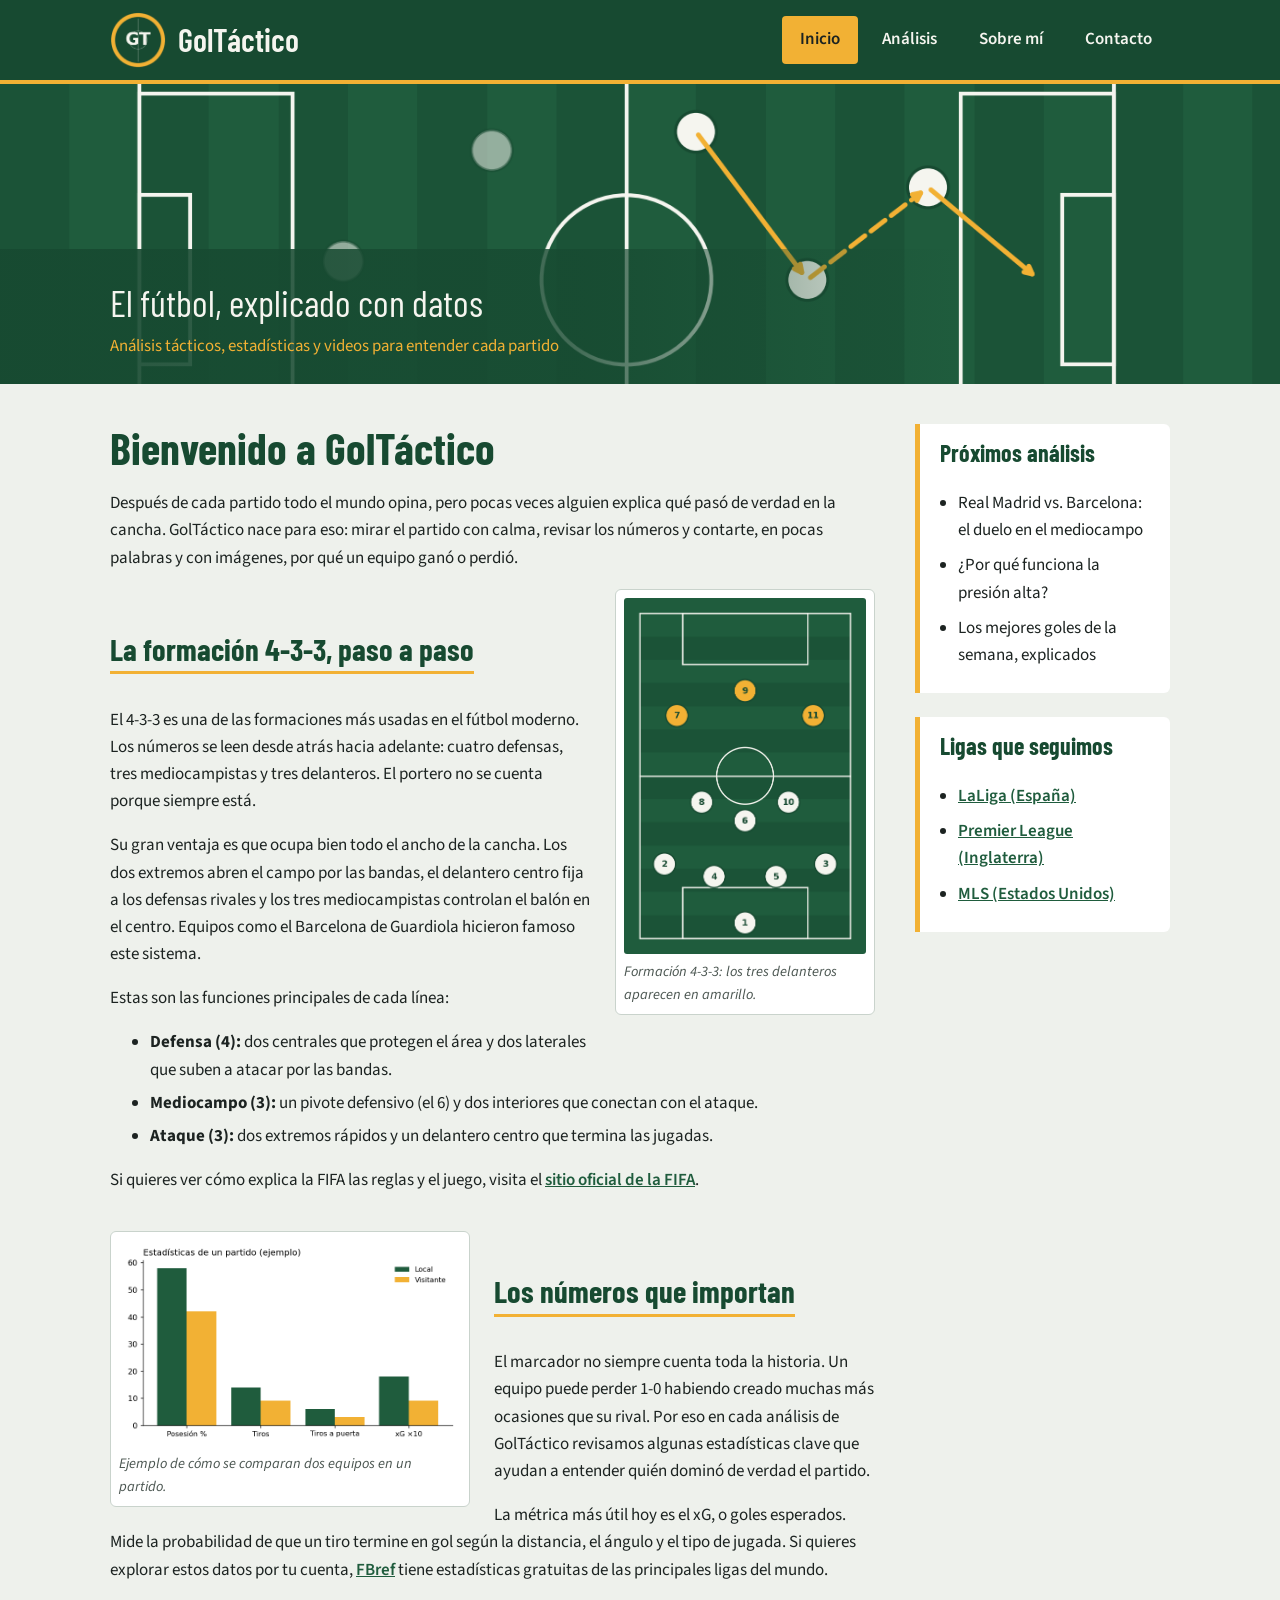
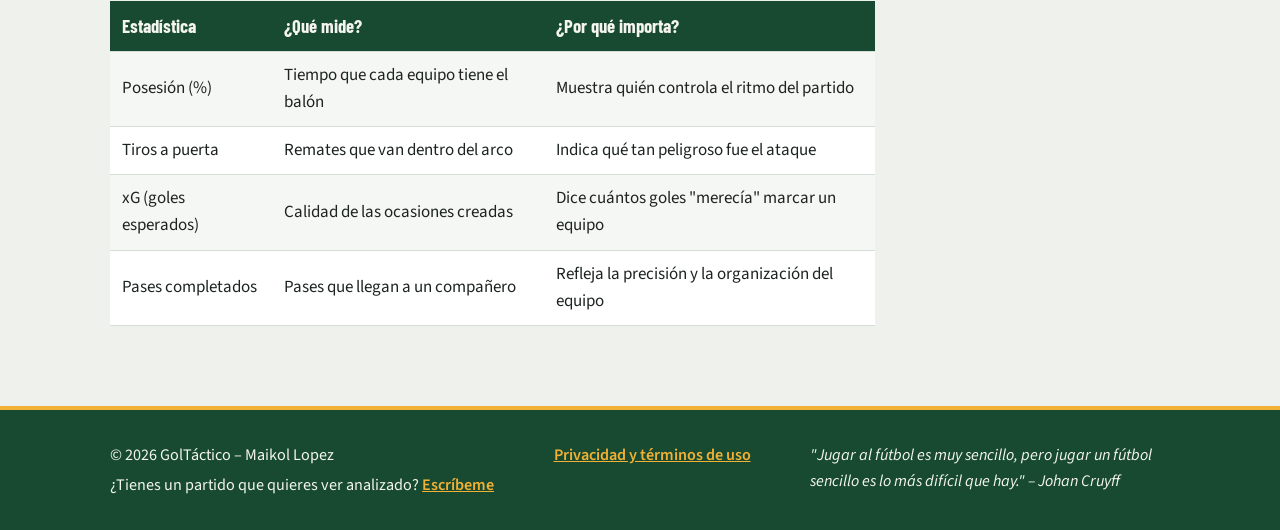
<file: index.html>
<!DOCTYPE html>
<!-- ==========================================================
     GolTáctico - Página de inicio (index.html)
     Autor: Maikol Lopez
     Curso: ITP2350 - Laboratorio #3
     Creada a partir de template.html
     ========================================================== -->
<html lang="es">
<head>
    <!-- Información de la página -->
    <meta charset="UTF-8">
    <meta name="viewport" content="width=device-width, initial-scale=1.0">
    <meta name="description" content="GolTáctico explica partidos de fútbol con análisis tácticos, estadísticas y videos.">
    <meta name="keywords" content="fútbol, análisis táctico, estadísticas, formaciones, xG">
    <meta name="author" content="Maikol Lopez">
    <title>Inicio | GolTáctico - El fútbol, explicado con datos</title>

    <!-- Vínculo a la hoja de estilos externa -->
    <link rel="stylesheet" href="SiteStyle/global.css">
</head>
<body>

    <!-- ===== ENCABEZADO: logo y navegación ===== -->
    <header>
        <div class="contenedor">

            <!-- División del logo -->
            <div id="logo">
                <img src="SiteImage/logo.png" alt="Logo de GolTáctico">
                <a href="index.html">GolTáctico</a>
            </div>

            <!-- Barra de navegación (enlaces a las páginas del sitio) -->
            <nav>
                <ul>
                    <li><a href="index.html" class="activo">Inicio</a></li>
                    <li><a href="analisis.html">Análisis</a></li>
                    <li><a href="sobre-mi.html">Sobre mí</a></li>
                    <li><a href="contacto.html">Contacto</a></li>
                </ul>
            </nav>
        </div>
    </header>

    <!-- ===== BANNER: gráfico + texto ===== -->
    <div id="banner">
        <img src="SiteImage/banner.png" alt="Gráfico de una cancha de fútbol con una jugada de pases dibujada">
        <div class="texto-banner">
            <div class="contenedor">
                <p>El fútbol, explicado con datos<span>Análisis tácticos, estadísticas y videos para entender cada partido</span></p>
            </div>
        </div>
    </div>

    <!-- ===== ÁREA PRINCIPAL ===== -->
    <div class="contenedor area-principal">

        <!-- Contenido principal -->
        <main>
            <h1>Bienvenido a GolTáctico</h1>
            <p>Después de cada partido todo el mundo opina, pero pocas veces alguien explica qué pasó de verdad en la cancha. GolTáctico nace para eso: mirar el partido con calma, revisar los números y contarte, en pocas palabras y con imágenes, por qué un equipo ganó o perdió.</p>

            <!-- Tópico 1: la formación 4-3-3 -->
            <section>
                <h2>La formación 4-3-3, paso a paso</h2>
                <figure class="flotar-derecha">
                    <img src="SiteImage/formacion-433.png" alt="Diagrama de una cancha con once jugadores ubicados en formación 4-3-3" width="260" height="383">
                    <figcaption>Formación 4-3-3: los tres delanteros aparecen en amarillo.</figcaption>
                </figure>
                <p>El 4-3-3 es una de las formaciones más usadas en el fútbol moderno. Los números se leen desde atrás hacia adelante: cuatro defensas, tres mediocampistas y tres delanteros. El portero no se cuenta porque siempre está.</p>
                <p>Su gran ventaja es que ocupa bien todo el ancho de la cancha. Los dos extremos abren el campo por las bandas, el delantero centro fija a los defensas rivales y los tres mediocampistas controlan el balón en el centro. Equipos como el Barcelona de Guardiola hicieron famoso este sistema.</p>
                <p>Estas son las funciones principales de cada línea:</p>
                <ul>
                    <li><strong>Defensa (4):</strong> dos centrales que protegen el área y dos laterales que suben a atacar por las bandas.</li>
                    <li><strong>Mediocampo (3):</strong> un pivote defensivo (el 6) y dos interiores que conectan con el ataque.</li>
                    <li><strong>Ataque (3):</strong> dos extremos rápidos y un delantero centro que termina las jugadas.</li>
                </ul>
                <p>Si quieres ver cómo explica la FIFA las reglas y el juego, visita el <a href="https://www.fifa.com/es" target="_blank">sitio oficial de la FIFA</a>.</p>
            </section>

            <!-- Tópico 2: estadísticas -->
            <section>
                <h2>Los números que importan</h2>
                <figure class="flotar-izquierda">
                    <img src="SiteImage/estadisticas.png" alt="Gráfica de barras que compara posesión, tiros, tiros a puerta y goles esperados entre dos equipos" width="360" height="216">
                    <figcaption>Ejemplo de cómo se comparan dos equipos en un partido.</figcaption>
                </figure>
                <p>El marcador no siempre cuenta toda la historia. Un equipo puede perder 1-0 habiendo creado muchas más ocasiones que su rival. Por eso en cada análisis de GolTáctico revisamos algunas estadísticas clave que ayudan a entender quién dominó de verdad el partido.</p>
                <p>La métrica más útil hoy es el xG, o goles esperados. Mide la probabilidad de que un tiro termine en gol según la distancia, el ángulo y el tipo de jugada. Si quieres explorar estos datos por tu cuenta, <a href="https://fbref.com/es/" target="_blank">FBref</a> tiene estadísticas gratuitas de las principales ligas del mundo.</p>

                <!-- Tabla con las estadísticas que usamos -->
                <table>
                    <tr>
                        <th>Estadística</th>
                        <th>¿Qué mide?</th>
                        <th>¿Por qué importa?</th>
                    </tr>
                    <tr>
                        <td>Posesión (%)</td>
                        <td>Tiempo que cada equipo tiene el balón</td>
                        <td>Muestra quién controla el ritmo del partido</td>
                    </tr>
                    <tr>
                        <td>Tiros a puerta</td>
                        <td>Remates que van dentro del arco</td>
                        <td>Indica qué tan peligroso fue el ataque</td>
                    </tr>
                    <tr>
                        <td>xG (goles esperados)</td>
                        <td>Calidad de las ocasiones creadas</td>
                        <td>Dice cuántos goles "merecía" marcar un equipo</td>
                    </tr>
                    <tr>
                        <td>Pases completados</td>
                        <td>Pases que llegan a un compañero</td>
                        <td>Refleja la precisión y la organización del equipo</td>
                    </tr>
                </table>
            </section>
        </main>

        <!-- Barra lateral -->
        <aside>
            <div class="caja">
                <h3>Próximos análisis</h3>
                <ul>
                    <li>Real Madrid vs. Barcelona: el duelo en el mediocampo</li>
                    <li>¿Por qué funciona la presión alta?</li>
                    <li>Los mejores goles de la semana, explicados</li>
                </ul>
            </div>
            <div class="caja">
                <h3>Ligas que seguimos</h3>
                <ul>
                    <li><a href="https://www.laliga.com/" target="_blank">LaLiga (España)</a></li>
                    <li><a href="https://www.premierleague.com/" target="_blank">Premier League (Inglaterra)</a></li>
                    <li><a href="https://www.mlssoccer.com/" target="_blank">MLS (Estados Unidos)</a></li>
                </ul>
            </div>
        </aside>
    </div>

    <!-- ===== PIE DE PÁGINA ===== -->
    <footer>
        <div class="contenedor">
            <div>
                <p>&copy; 2026 GolTáctico &ndash; Maikol Lopez</p>
                <p>¿Tienes un partido que quieres ver analizado? <a href="contacto.html">Escríbeme</a></p>
            </div>
            <p><a href="legal.html">Privacidad y términos de uso</a></p>
            <p class="cita">"Jugar al fútbol es muy sencillo, pero jugar un fútbol sencillo es lo más difícil que hay." &ndash; Johan Cruyff</p>
        </div>
    </footer>

</body>
</html>
</file>
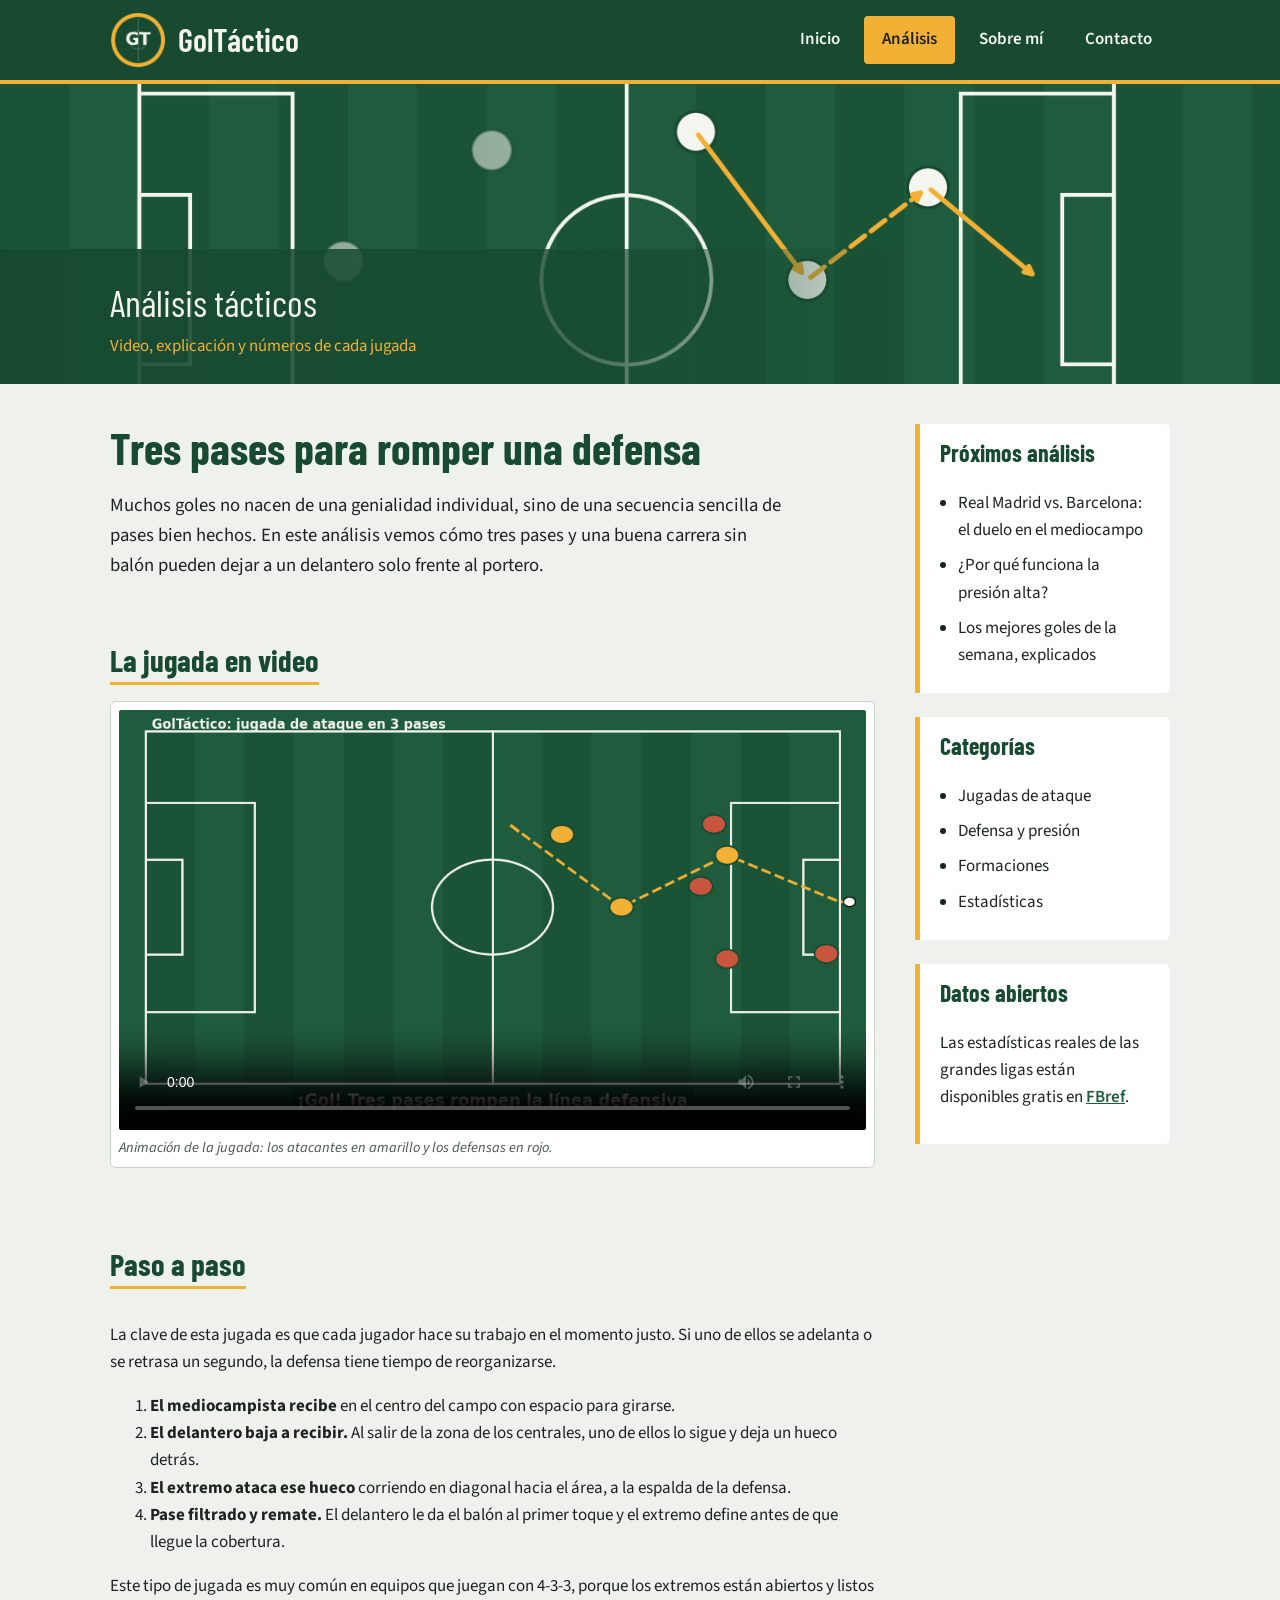
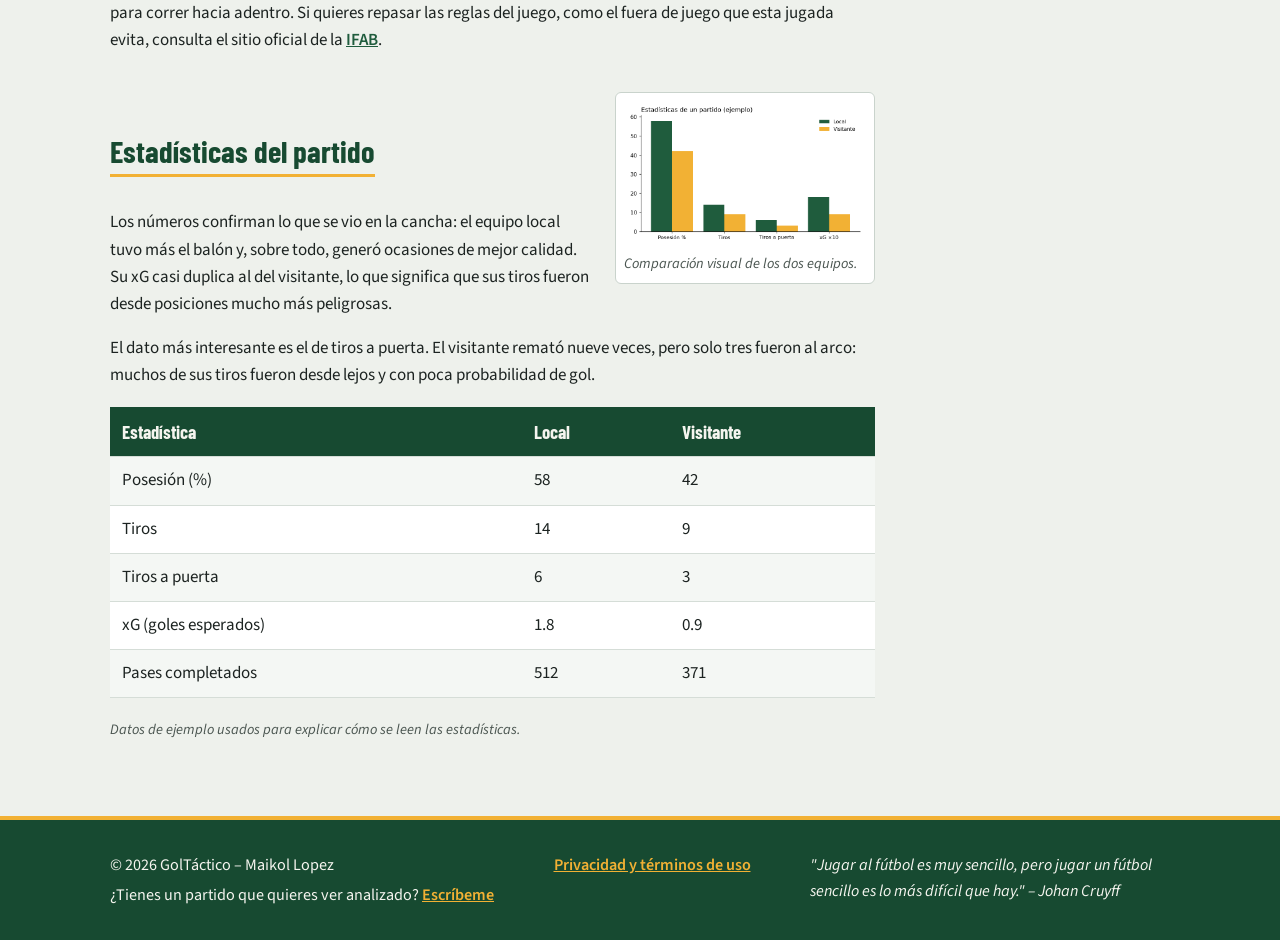
<file: analisis.html>
<!DOCTYPE html>
<!-- ==========================================================
     GolTáctico - Página de análisis (analisis.html)
     Autor: Maikol Lopez
     Curso: ITP2350
     Creada a partir de template.html
     ========================================================== -->
<html lang="es">
<head>
    <!-- Información de la página -->
    <meta charset="UTF-8">
    <meta name="viewport" content="width=device-width, initial-scale=1.0">
    <meta name="description" content="Análisis tácticos de fútbol con video, explicación paso a paso y estadísticas del partido.">
    <meta name="keywords" content="fútbol, análisis táctico, estadísticas, formaciones, xG">
    <meta name="author" content="Maikol Lopez">
    <title>Análisis | GolTáctico</title>

    <!-- Vínculo a la hoja de estilos externa -->
    <link rel="stylesheet" href="SiteStyle/global.css">
</head>
<body>

    <!-- ===== ENCABEZADO: logo y navegación ===== -->
    <header>
        <div class="contenedor">

            <!-- División del logo -->
            <div id="logo">
                <img src="SiteImage/logo.png" alt="Logo de GolTáctico">
                <a href="index.html">GolTáctico</a>
            </div>

            <!-- Barra de navegación (enlaces a las páginas del sitio) -->
            <nav>
                <ul>
                    <li><a href="index.html">Inicio</a></li>
                    <li><a href="analisis.html" class="activo">Análisis</a></li>
                    <li><a href="sobre-mi.html">Sobre mí</a></li>
                    <li><a href="contacto.html">Contacto</a></li>
                </ul>
            </nav>
        </div>
    </header>

    <!-- ===== BANNER: gráfico + texto ===== -->
    <div id="banner">
        <img src="SiteImage/banner.png" alt="Gráfico de una cancha de fútbol con una jugada de pases dibujada">
        <div class="texto-banner">
            <div class="contenedor">
                <p>Análisis tácticos<span>Video, explicación y números de cada jugada</span></p>
            </div>
        </div>
    </div>

    <!-- ===== ÁREA PRINCIPAL ===== -->
    <div class="contenedor area-principal">

        <!-- Contenido principal -->
        <main>
            <h1>Tres pases para romper una defensa</h1>
            <p class="intro">Muchos goles no nacen de una genialidad individual, sino de una secuencia sencilla de pases bien hechos. En este análisis vemos cómo tres pases y una buena carrera sin balón pueden dejar a un delantero solo frente al portero.</p>

            <!-- Tópico 1: el video de la jugada -->
            <section>
                <h2>La jugada en video</h2>
                <figure class="video">
                    <video controls preload="metadata" poster="SiteImage/jugada-poster.png" width="960" height="540">
                        <source src="SiteImage/jugada.mp4" type="video/mp4">
                        Tu navegador no puede reproducir este video.
                    </video>
                    <figcaption>Animación de la jugada: los atacantes en amarillo y los defensas en rojo.</figcaption>
                </figure>
            </section>

            <!-- Tópico 2: explicación paso a paso -->
            <section>
                <h2>Paso a paso</h2>
                <p>La clave de esta jugada es que cada jugador hace su trabajo en el momento justo. Si uno de ellos se adelanta o se retrasa un segundo, la defensa tiene tiempo de reorganizarse.</p>
                <ol>
                    <li><strong>El mediocampista recibe</strong> en el centro del campo con espacio para girarse.</li>
                    <li><strong>El delantero baja a recibir.</strong> Al salir de la zona de los centrales, uno de ellos lo sigue y deja un hueco detrás.</li>
                    <li><strong>El extremo ataca ese hueco</strong> corriendo en diagonal hacia el área, a la espalda de la defensa.</li>
                    <li><strong>Pase filtrado y remate.</strong> El delantero le da el balón al primer toque y el extremo define antes de que llegue la cobertura.</li>
                </ol>
                <p>Este tipo de jugada es muy común en equipos que juegan con 4-3-3, porque los extremos están abiertos y listos para correr hacia adentro. Si quieres repasar las reglas del juego, como el fuera de juego que esta jugada evita, consulta el sitio oficial de la <a href="https://www.theifab.com/" target="_blank">IFAB</a>.</p>
            </section>

            <!-- Tópico 3: estadísticas -->
            <section>
                <h2>Estadísticas del partido</h2>
                <figure class="flotar-derecha">
                    <img src="SiteImage/estadisticas.png" alt="Gráfica de barras que compara posesión, tiros, tiros a puerta y goles esperados entre dos equipos" width="260" height="156">
                    <figcaption>Comparación visual de los dos equipos.</figcaption>
                </figure>
                <p>Los números confirman lo que se vio en la cancha: el equipo local tuvo más el balón y, sobre todo, generó ocasiones de mejor calidad. Su xG casi duplica al del visitante, lo que significa que sus tiros fueron desde posiciones mucho más peligrosas.</p>
                <p>El dato más interesante es el de tiros a puerta. El visitante remató nueve veces, pero solo tres fueron al arco: muchos de sus tiros fueron desde lejos y con poca probabilidad de gol.</p>

                <!-- Tabla de estadísticas -->
                <table>
                    <tr>
                        <th>Estadística</th>
                        <th>Local</th>
                        <th>Visitante</th>
                    </tr>
                    <tr>
                        <td>Posesión (%)</td>
                        <td>58</td>
                        <td>42</td>
                    </tr>
                    <tr>
                        <td>Tiros</td>
                        <td>14</td>
                        <td>9</td>
                    </tr>
                    <tr>
                        <td>Tiros a puerta</td>
                        <td>6</td>
                        <td>3</td>
                    </tr>
                    <tr>
                        <td>xG (goles esperados)</td>
                        <td>1.8</td>
                        <td>0.9</td>
                    </tr>
                    <tr>
                        <td>Pases completados</td>
                        <td>512</td>
                        <td>371</td>
                    </tr>
                </table>
                <p class="nota">Datos de ejemplo usados para explicar cómo se leen las estadísticas.</p>
            </section>
        </main>

        <!-- Barra lateral -->
        <aside>
            <div class="caja">
                <h3>Próximos análisis</h3>
                <ul>
                    <li>Real Madrid vs. Barcelona: el duelo en el mediocampo</li>
                    <li>¿Por qué funciona la presión alta?</li>
                    <li>Los mejores goles de la semana, explicados</li>
                </ul>
            </div>
            <div class="caja">
                <h3>Categorías</h3>
                <ul>
                    <li>Jugadas de ataque</li>
                    <li>Defensa y presión</li>
                    <li>Formaciones</li>
                    <li>Estadísticas</li>
                </ul>
            </div>
            <div class="caja">
                <h3>Datos abiertos</h3>
                <p>Las estadísticas reales de las grandes ligas están disponibles gratis en <a href="https://fbref.com/es/" target="_blank">FBref</a>.</p>
            </div>
        </aside>
    </div>

    <!-- ===== PIE DE PÁGINA ===== -->
    <footer>
        <div class="contenedor">
            <div>
                <p>&copy; 2026 GolTáctico &ndash; Maikol Lopez</p>
                <p>¿Tienes un partido que quieres ver analizado? <a href="contacto.html">Escríbeme</a></p>
            </div>
            <p><a href="legal.html">Privacidad y términos de uso</a></p>
            <p class="cita">"Jugar al fútbol es muy sencillo, pero jugar un fútbol sencillo es lo más difícil que hay." &ndash; Johan Cruyff</p>
        </div>
    </footer>

</body>
</html>
</file>
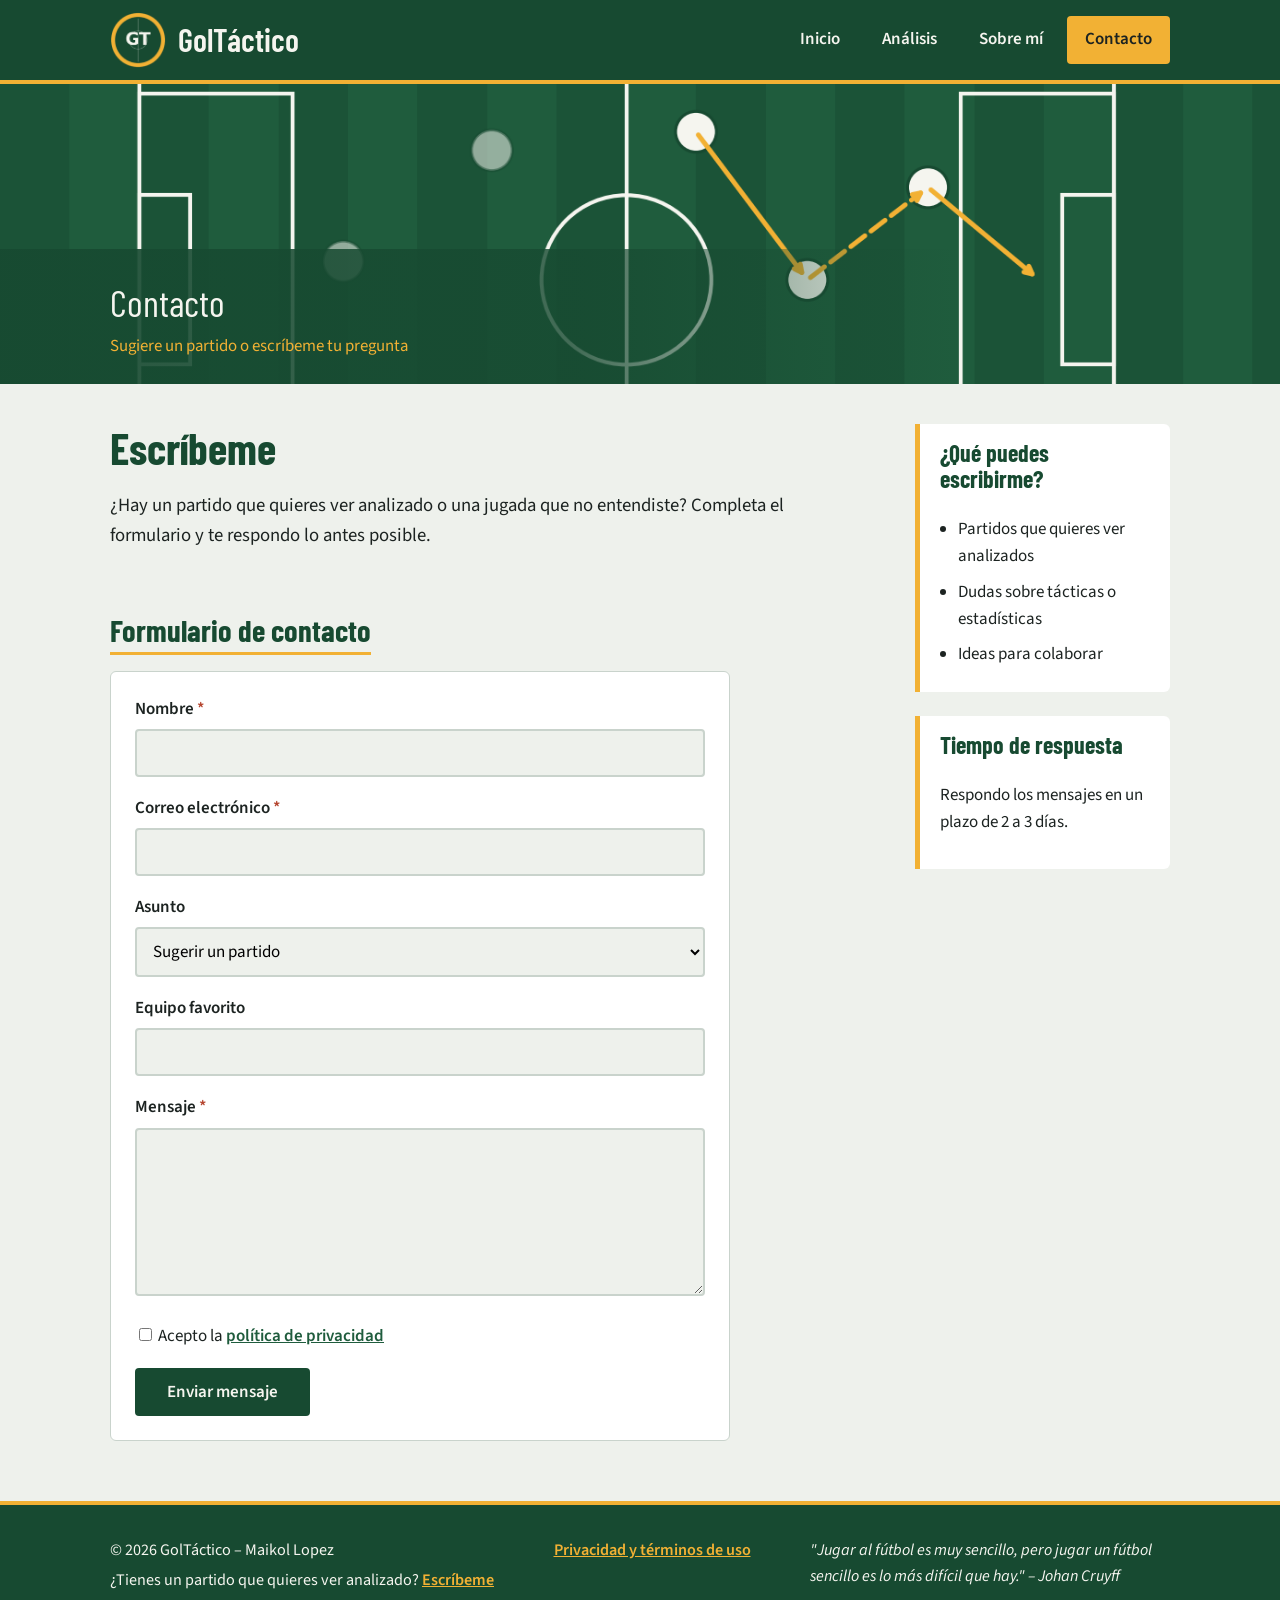
<file: contacto.html>
<!DOCTYPE html>
<!-- ==========================================================
     GolTáctico - Página de contacto (contacto.html)
     Autor: Maikol Lopez
     Curso: ITP2350
     Creada a partir de template.html
     ========================================================== -->
<html lang="es">
<head>
    <!-- Información de la página -->
    <meta charset="UTF-8">
    <meta name="viewport" content="width=device-width, initial-scale=1.0">
    <meta name="description" content="Escríbele a GolTáctico para sugerir partidos, hacer preguntas o proponer colaboraciones.">
    <meta name="keywords" content="fútbol, análisis táctico, estadísticas, formaciones, xG">
    <meta name="author" content="Maikol Lopez">
    <title>Contacto | GolTáctico</title>

    <!-- Vínculo a la hoja de estilos externa -->
    <link rel="stylesheet" href="SiteStyle/global.css">
</head>
<body>

    <!-- ===== ENCABEZADO: logo y navegación ===== -->
    <header>
        <div class="contenedor">

            <!-- División del logo -->
            <div id="logo">
                <img src="SiteImage/logo.png" alt="Logo de GolTáctico">
                <a href="index.html">GolTáctico</a>
            </div>

            <!-- Barra de navegación (enlaces a las páginas del sitio) -->
            <nav>
                <ul>
                    <li><a href="index.html">Inicio</a></li>
                    <li><a href="analisis.html">Análisis</a></li>
                    <li><a href="sobre-mi.html">Sobre mí</a></li>
                    <li><a href="contacto.html" class="activo">Contacto</a></li>
                </ul>
            </nav>
        </div>
    </header>

    <!-- ===== BANNER: gráfico + texto ===== -->
    <div id="banner">
        <img src="SiteImage/banner.png" alt="Gráfico de una cancha de fútbol con una jugada de pases dibujada">
        <div class="texto-banner">
            <div class="contenedor">
                <p>Contacto<span>Sugiere un partido o escríbeme tu pregunta</span></p>
            </div>
        </div>
    </div>

    <!-- ===== ÁREA PRINCIPAL ===== -->
    <div class="contenedor area-principal">

        <!-- Contenido principal -->
        <main>
            <h1>Escríbeme</h1>
            <p class="intro">¿Hay un partido que quieres ver analizado o una jugada que no entendiste? Completa el formulario y te respondo lo antes posible.</p>

            <!-- Tópico 1: formulario de contacto -->
            <section>
                <h2>Formulario de contacto</h2>
                <form id="form-contacto" action="#" method="post">

                    <div class="campo">
                        <label for="nombre">Nombre <span class="obligatorio">*</span></label>
                        <input type="text" id="nombre" name="nombre" required>
                    </div>

                    <div class="campo">
                        <label for="correo">Correo electrónico <span class="obligatorio">*</span></label>
                        <input type="email" id="correo" name="correo" required>
                    </div>

                    <div class="campo">
                        <label for="asunto">Asunto</label>
                        <select id="asunto" name="asunto">
                            <option value="sugerencia">Sugerir un partido</option>
                            <option value="pregunta">Pregunta sobre un análisis</option>
                            <option value="colaboracion">Colaboración</option>
                            <option value="otro">Otro</option>
                        </select>
                    </div>

                    <div class="campo">
                        <label for="equipo">Equipo favorito</label>
                        <input type="text" id="equipo" name="equipo">
                    </div>

                    <div class="campo">
                        <label for="mensaje">Mensaje <span class="obligatorio">*</span></label>
                        <textarea id="mensaje" name="mensaje" rows="6" required></textarea>
                    </div>

                    <div class="campo casilla">
                        <input type="checkbox" id="privacidad" name="privacidad" required>
                        <label for="privacidad">Acepto la <a href="legal.html">política de privacidad</a></label>
                    </div>

                    <button type="submit">Enviar mensaje</button>
                </form>

                <!-- Mensaje de confirmación (se muestra al enviar) -->
                <div id="confirmacion" class="mensaje-confirmacion oculto">
                    <p><strong>Mensaje enviado.</strong> Gracias por escribir. Te responderé en un plazo de 2 a 3 días.</p>
                </div>
            </section>
        </main>

        <!-- Barra lateral -->
        <aside>
            <div class="caja">
                <h3>¿Qué puedes escribirme?</h3>
                <ul>
                    <li>Partidos que quieres ver analizados</li>
                    <li>Dudas sobre tácticas o estadísticas</li>
                    <li>Ideas para colaborar</li>
                </ul>
            </div>
            <div class="caja">
                <h3>Tiempo de respuesta</h3>
                <p>Respondo los mensajes en un plazo de 2 a 3 días.</p>
            </div>
        </aside>
    </div>

    <!-- ===== PIE DE PÁGINA ===== -->
    <footer>
        <div class="contenedor">
            <div>
                <p>&copy; 2026 GolTáctico &ndash; Maikol Lopez</p>
                <p>¿Tienes un partido que quieres ver analizado? <a href="contacto.html">Escríbeme</a></p>
            </div>
            <p><a href="legal.html">Privacidad y términos de uso</a></p>
            <p class="cita">"Jugar al fútbol es muy sencillo, pero jugar un fútbol sencillo es lo más difícil que hay." &ndash; Johan Cruyff</p>
        </div>
    </footer>

    <!-- Script: muestra el mensaje de confirmación al enviar el formulario.
         El sitio está en GitHub Pages (sin servidor), por eso el
         formulario no envía datos reales. -->
    <script>
        document.getElementById("form-contacto").addEventListener("submit", function (evento) {
            evento.preventDefault();
            this.classList.add("oculto");
            document.getElementById("confirmacion").classList.remove("oculto");
        });
    </script>
</body>
</html>
</file>
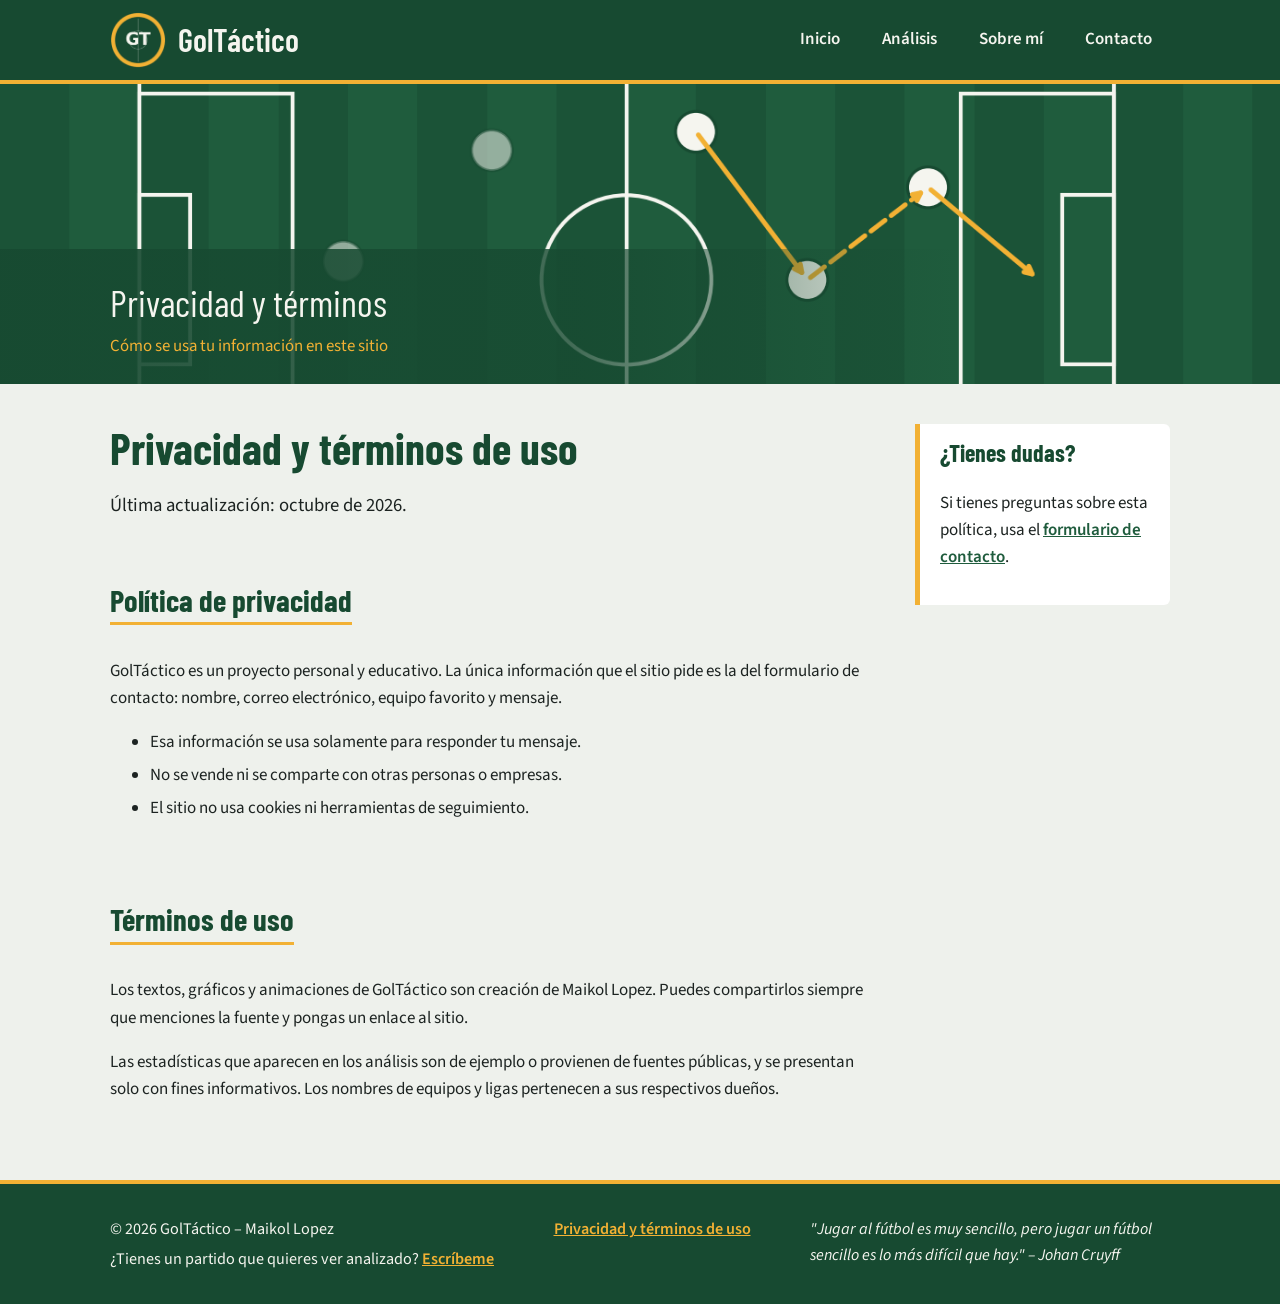
<file: legal.html>
<!DOCTYPE html>
<!-- ==========================================================
     GolTáctico - Página de privacidad y términos (legal.html)
     Autor: Maikol Lopez
     Curso: ITP2350
     Creada a partir de template.html
     ========================================================== -->
<html lang="es">
<head>
    <!-- Información de la página -->
    <meta charset="UTF-8">
    <meta name="viewport" content="width=device-width, initial-scale=1.0">
    <meta name="description" content="Política de privacidad y términos de uso del sitio GolTáctico.">
    <meta name="keywords" content="fútbol, análisis táctico, estadísticas, formaciones, xG">
    <meta name="author" content="Maikol Lopez">
    <title>Privacidad y términos | GolTáctico</title>

    <!-- Vínculo a la hoja de estilos externa -->
    <link rel="stylesheet" href="SiteStyle/global.css">
</head>
<body>

    <!-- ===== ENCABEZADO: logo y navegación ===== -->
    <header>
        <div class="contenedor">

            <!-- División del logo -->
            <div id="logo">
                <img src="SiteImage/logo.png" alt="Logo de GolTáctico">
                <a href="index.html">GolTáctico</a>
            </div>

            <!-- Barra de navegación (enlaces a las páginas del sitio) -->
            <nav>
                <ul>
                    <li><a href="index.html">Inicio</a></li>
                    <li><a href="analisis.html">Análisis</a></li>
                    <li><a href="sobre-mi.html">Sobre mí</a></li>
                    <li><a href="contacto.html">Contacto</a></li>
                </ul>
            </nav>
        </div>
    </header>

    <!-- ===== BANNER: gráfico + texto ===== -->
    <div id="banner">
        <img src="SiteImage/banner.png" alt="Gráfico de una cancha de fútbol con una jugada de pases dibujada">
        <div class="texto-banner">
            <div class="contenedor">
                <p>Privacidad y términos<span>Cómo se usa tu información en este sitio</span></p>
            </div>
        </div>
    </div>

    <!-- ===== ÁREA PRINCIPAL ===== -->
    <div class="contenedor area-principal">

        <!-- Contenido principal -->
        <main>
            <h1>Privacidad y términos de uso</h1>
            <p class="intro">Última actualización: octubre de 2026.</p>

            <!-- Tópico 1: privacidad -->
            <section>
                <h2>Política de privacidad</h2>
                <p>GolTáctico es un proyecto personal y educativo. La única información que el sitio pide es la del formulario de contacto: nombre, correo electrónico, equipo favorito y mensaje.</p>
                <ul>
                    <li>Esa información se usa solamente para responder tu mensaje.</li>
                    <li>No se vende ni se comparte con otras personas o empresas.</li>
                    <li>El sitio no usa cookies ni herramientas de seguimiento.</li>
                </ul>
            </section>

            <!-- Tópico 2: términos -->
            <section>
                <h2>Términos de uso</h2>
                <p>Los textos, gráficos y animaciones de GolTáctico son creación de Maikol Lopez. Puedes compartirlos siempre que menciones la fuente y pongas un enlace al sitio.</p>
                <p>Las estadísticas que aparecen en los análisis son de ejemplo o provienen de fuentes públicas, y se presentan solo con fines informativos. Los nombres de equipos y ligas pertenecen a sus respectivos dueños.</p>
            </section>
        </main>

        <!-- Barra lateral -->
        <aside>
            <div class="caja">
                <h3>¿Tienes dudas?</h3>
                <p>Si tienes preguntas sobre esta política, usa el <a href="contacto.html">formulario de contacto</a>.</p>
            </div>
        </aside>
    </div>

    <!-- ===== PIE DE PÁGINA ===== -->
    <footer>
        <div class="contenedor">
            <div>
                <p>&copy; 2026 GolTáctico &ndash; Maikol Lopez</p>
                <p>¿Tienes un partido que quieres ver analizado? <a href="contacto.html">Escríbeme</a></p>
            </div>
            <p><a href="legal.html">Privacidad y términos de uso</a></p>
            <p class="cita">"Jugar al fútbol es muy sencillo, pero jugar un fútbol sencillo es lo más difícil que hay." &ndash; Johan Cruyff</p>
        </div>
    </footer>

</body>
</html>
</file>
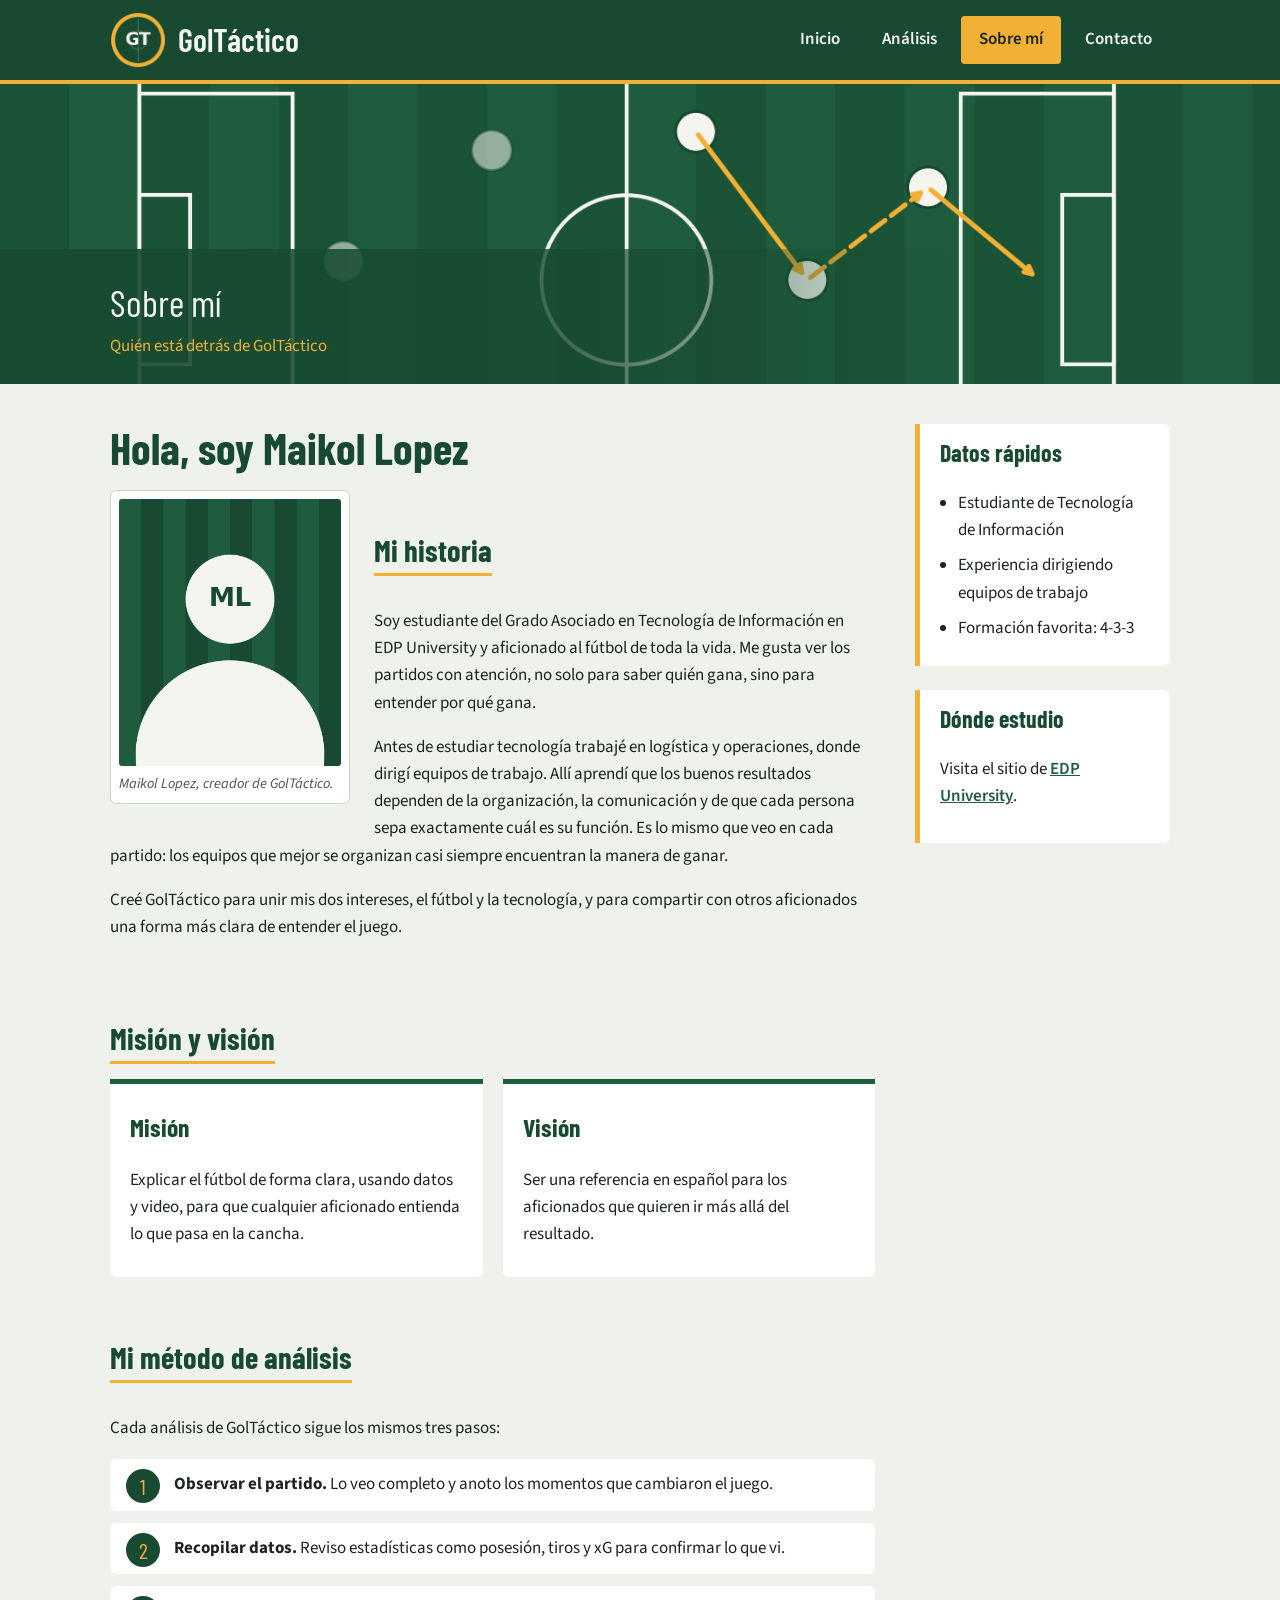
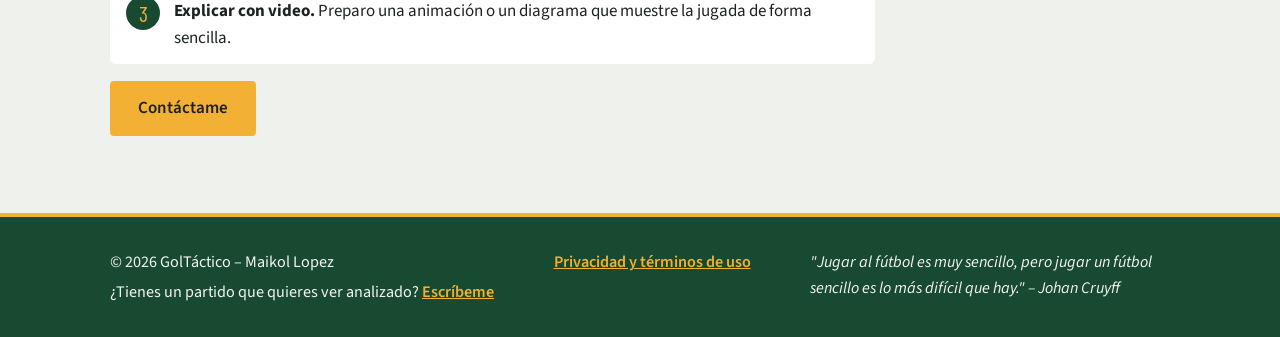
<file: sobre-mi.html>
<!DOCTYPE html>
<!-- ==========================================================
     GolTáctico - Página Sobre mí (sobre-mi.html)
     Autor: Maikol Lopez
     Curso: ITP2350
     Creada a partir de template.html
     ========================================================== -->
<html lang="es">
<head>
    <!-- Información de la página -->
    <meta charset="UTF-8">
    <meta name="viewport" content="width=device-width, initial-scale=1.0">
    <meta name="description" content="Conoce a Maikol Lopez, autor de GolTáctico, y su método para analizar partidos de fútbol.">
    <meta name="keywords" content="fútbol, análisis táctico, estadísticas, formaciones, xG">
    <meta name="author" content="Maikol Lopez">
    <title>Sobre mí | GolTáctico</title>

    <!-- Vínculo a la hoja de estilos externa -->
    <link rel="stylesheet" href="SiteStyle/global.css">
</head>
<body>

    <!-- ===== ENCABEZADO: logo y navegación ===== -->
    <header>
        <div class="contenedor">

            <!-- División del logo -->
            <div id="logo">
                <img src="SiteImage/logo.png" alt="Logo de GolTáctico">
                <a href="index.html">GolTáctico</a>
            </div>

            <!-- Barra de navegación (enlaces a las páginas del sitio) -->
            <nav>
                <ul>
                    <li><a href="index.html">Inicio</a></li>
                    <li><a href="analisis.html">Análisis</a></li>
                    <li><a href="sobre-mi.html" class="activo">Sobre mí</a></li>
                    <li><a href="contacto.html">Contacto</a></li>
                </ul>
            </nav>
        </div>
    </header>

    <!-- ===== BANNER: gráfico + texto ===== -->
    <div id="banner">
        <img src="SiteImage/banner.png" alt="Gráfico de una cancha de fútbol con una jugada de pases dibujada">
        <div class="texto-banner">
            <div class="contenedor">
                <p>Sobre mí<span>Quién está detrás de GolTáctico</span></p>
            </div>
        </div>
    </div>

    <!-- ===== ÁREA PRINCIPAL ===== -->
    <div class="contenedor area-principal">

        <!-- Contenido principal -->
        <main>
            <h1>Hola, soy Maikol Lopez</h1>

            <!-- Tópico 1: biografía -->
            <section>
                <h2>Mi historia</h2>
                <figure class="flotar-izquierda foto-perfil">
                    <img src="SiteImage/foto-perfil.png" alt="Foto de perfil de Maikol Lopez" width="240" height="288">
                    <figcaption>Maikol Lopez, creador de GolTáctico.</figcaption>
                </figure>
                <p>Soy estudiante del Grado Asociado en Tecnología de Información en EDP University y aficionado al fútbol de toda la vida. Me gusta ver los partidos con atención, no solo para saber quién gana, sino para entender por qué gana.</p>
                <p>Antes de estudiar tecnología trabajé en logística y operaciones, donde dirigí equipos de trabajo. Allí aprendí que los buenos resultados dependen de la organización, la comunicación y de que cada persona sepa exactamente cuál es su función. Es lo mismo que veo en cada partido: los equipos que mejor se organizan casi siempre encuentran la manera de ganar.</p>
                <p>Creé GolTáctico para unir mis dos intereses, el fútbol y la tecnología, y para compartir con otros aficionados una forma más clara de entender el juego.</p>
            </section>

            <!-- Tópico 2: misión y visión -->
            <section>
                <h2>Misión y visión</h2>
                <div class="dos-columnas">
                    <div>
                        <h3>Misión</h3>
                        <p>Explicar el fútbol de forma clara, usando datos y video, para que cualquier aficionado entienda lo que pasa en la cancha.</p>
                    </div>
                    <div>
                        <h3>Visión</h3>
                        <p>Ser una referencia en español para los aficionados que quieren ir más allá del resultado.</p>
                    </div>
                </div>
            </section>

            <!-- Tópico 3: método de análisis -->
            <section>
                <h2>Mi método de análisis</h2>
                <p>Cada análisis de GolTáctico sigue los mismos tres pasos:</p>
                <ol class="pasos">
                    <li><strong>Observar el partido.</strong> Lo veo completo y anoto los momentos que cambiaron el juego.</li>
                    <li><strong>Recopilar datos.</strong> Reviso estadísticas como posesión, tiros y xG para confirmar lo que vi.</li>
                    <li><strong>Explicar con video.</strong> Preparo una animación o un diagrama que muestre la jugada de forma sencilla.</li>
                </ol>
                <p><a href="contacto.html" class="boton">Contáctame</a></p>
            </section>
        </main>

        <!-- Barra lateral -->
        <aside>
            <div class="caja">
                <h3>Datos rápidos</h3>
                <ul>
                    <li>Estudiante de Tecnología de Información</li>
                    <li>Experiencia dirigiendo equipos de trabajo</li>
                    <li>Formación favorita: 4-3-3</li>
                </ul>
            </div>
            <div class="caja">
                <h3>Dónde estudio</h3>
                <p>Visita el sitio de <a href="https://www.edpuniversity.edu/" target="_blank">EDP University</a>.</p>
            </div>
        </aside>
    </div>

    <!-- ===== PIE DE PÁGINA ===== -->
    <footer>
        <div class="contenedor">
            <div>
                <p>&copy; 2026 GolTáctico &ndash; Maikol Lopez</p>
                <p>¿Tienes un partido que quieres ver analizado? <a href="contacto.html">Escríbeme</a></p>
            </div>
            <p><a href="legal.html">Privacidad y términos de uso</a></p>
            <p class="cita">"Jugar al fútbol es muy sencillo, pero jugar un fútbol sencillo es lo más difícil que hay." &ndash; Johan Cruyff</p>
        </div>
    </footer>

</body>
</html>
</file>
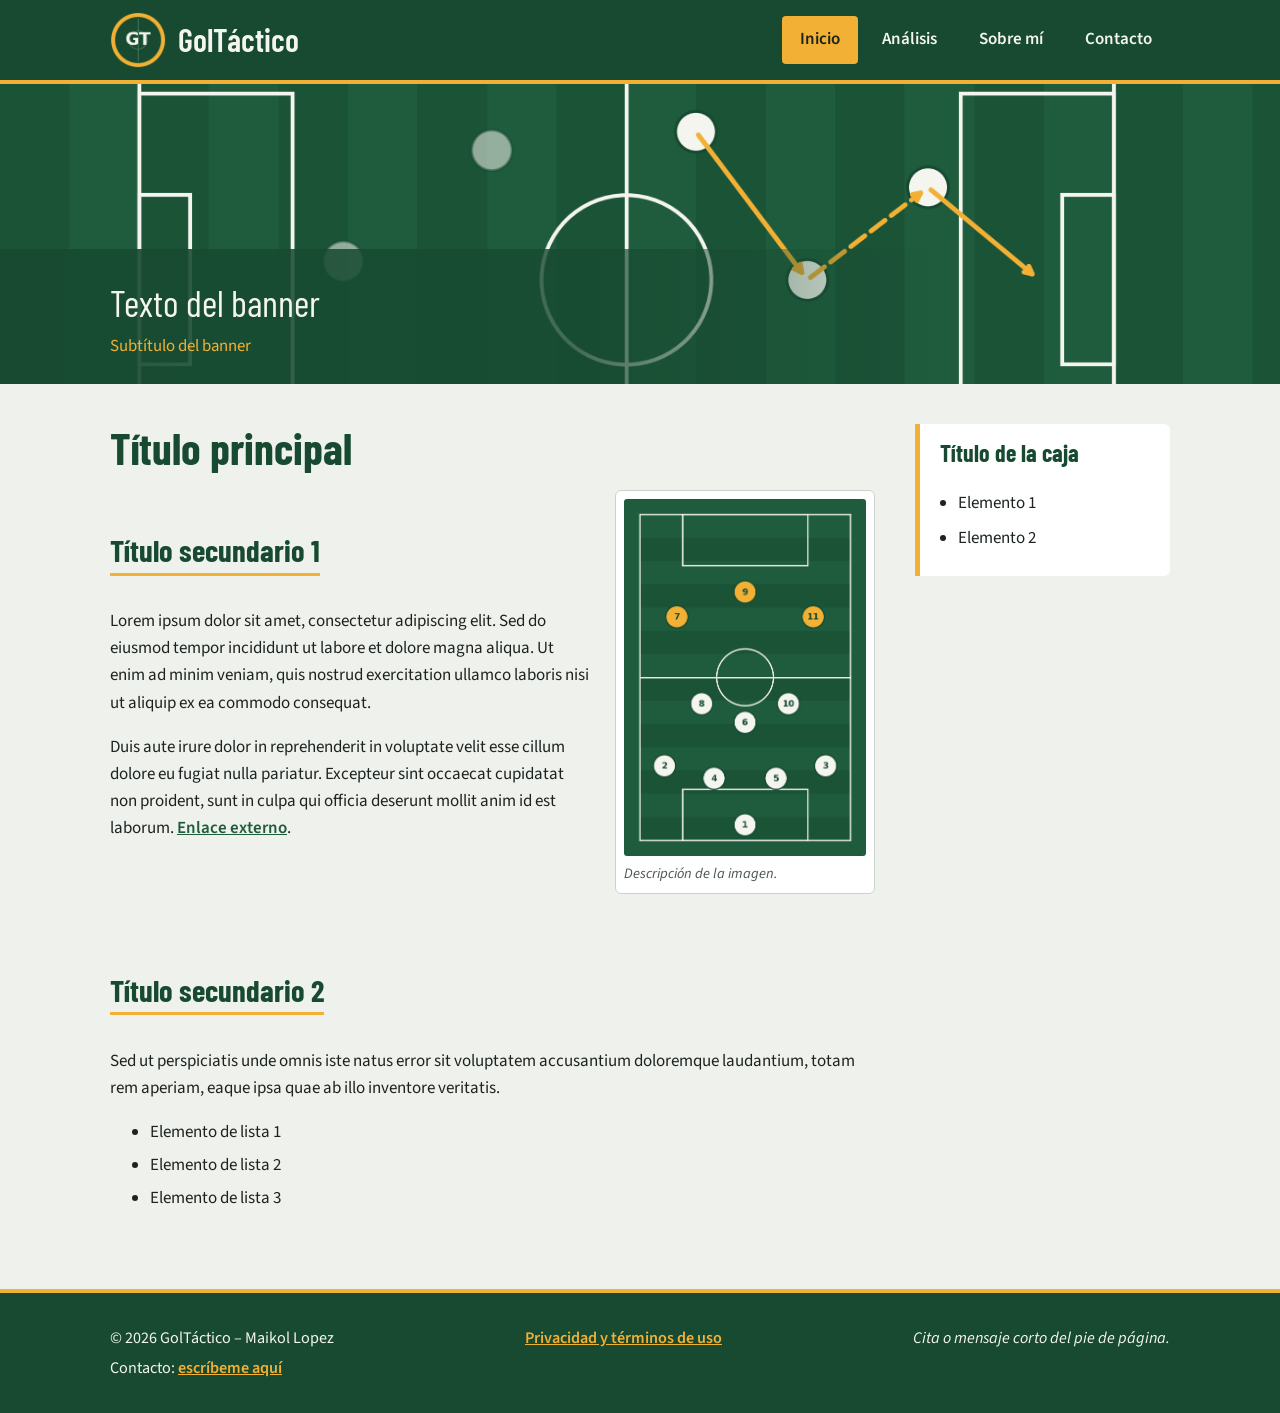
<file: template.html>
<!DOCTYPE html>
<!-- ==========================================================
     GolTáctico - PLANTILLA (template.html)
     Autor: Maikol Lopez
     Copia esta plantilla para crear las demás páginas del sitio
     y cambia solo el contenido dentro de <main> y <aside>.
     ========================================================== -->
<html lang="es">
<head>
    <!-- Información de la página -->
    <meta charset="UTF-8">
    <meta name="viewport" content="width=device-width, initial-scale=1.0">
    <meta name="description" content="Descripción de la página.">
    <meta name="keywords" content="fútbol, análisis, táctica, estadísticas">
    <meta name="author" content="Maikol Lopez">
    <title>Título de la página | GolTáctico</title>

    <!-- Vínculo a la hoja de estilos externa -->
    <link rel="stylesheet" href="SiteStyle/global.css">
</head>
<body>

    <!-- ===== ENCABEZADO: logo y navegación ===== -->
    <header>
        <div class="contenedor">

            <!-- División del logo -->
            <div id="logo">
                <img src="SiteImage/logo.png" alt="Logo de GolTáctico">
                <a href="index.html">GolTáctico</a>
            </div>

            <!-- Barra de navegación -->
            <nav>
                <ul>
                    <li><a href="index.html" class="activo">Inicio</a></li>
                    <li><a href="analisis.html">Análisis</a></li>
                    <li><a href="sobre-mi.html">Sobre mí</a></li>
                    <li><a href="contacto.html">Contacto</a></li>
                </ul>
            </nav>
        </div>
    </header>

    <!-- ===== BANNER: gráfico + texto ===== -->
    <div id="banner">
        <img src="SiteImage/banner.png" alt="Gráfico de una cancha de fútbol con una jugada dibujada">
        <div class="texto-banner">
            <div class="contenedor">
                <p>Texto del banner<span>Subtítulo del banner</span></p>
            </div>
        </div>
    </div>

    <!-- ===== ÁREA PRINCIPAL ===== -->
    <div class="contenedor area-principal">

        <!-- Contenido principal -->
        <main>
            <h1>Título principal</h1>

            <!-- Tópico 1 -->
            <section>
                <h2>Título secundario 1</h2>
                <figure class="flotar-derecha">
                    <img src="SiteImage/formacion-433.png" alt="Descripción de la imagen" width="260" height="383">
                    <figcaption>Descripción de la imagen.</figcaption>
                </figure>
                <p>Lorem ipsum dolor sit amet, consectetur adipiscing elit. Sed do eiusmod tempor incididunt ut labore et dolore magna aliqua. Ut enim ad minim veniam, quis nostrud exercitation ullamco laboris nisi ut aliquip ex ea commodo consequat.</p>
                <p>Duis aute irure dolor in reprehenderit in voluptate velit esse cillum dolore eu fugiat nulla pariatur. Excepteur sint occaecat cupidatat non proident, sunt in culpa qui officia deserunt mollit anim id est laborum. <a href="https://www.lipsum.com/" target="_blank">Enlace externo</a>.</p>
            </section>

            <!-- Tópico 2 -->
            <section>
                <h2>Título secundario 2</h2>
                <p>Sed ut perspiciatis unde omnis iste natus error sit voluptatem accusantium doloremque laudantium, totam rem aperiam, eaque ipsa quae ab illo inventore veritatis.</p>
                <ul>
                    <li>Elemento de lista 1</li>
                    <li>Elemento de lista 2</li>
                    <li>Elemento de lista 3</li>
                </ul>
            </section>
        </main>

        <!-- Barra lateral -->
        <aside>
            <div class="caja">
                <h3>Título de la caja</h3>
                <ul>
                    <li>Elemento 1</li>
                    <li>Elemento 2</li>
                </ul>
            </div>
        </aside>
    </div>

    <!-- ===== PIE DE PÁGINA ===== -->
    <footer>
        <div class="contenedor">
            <div>
                <p>&copy; 2026 GolTáctico &ndash; Maikol Lopez</p>
                <p>Contacto: <a href="contacto.html">escríbeme aquí</a></p>
            </div>
            <p><a href="legal.html">Privacidad y términos de uso</a></p>
            <p class="cita">Cita o mensaje corto del pie de página.</p>
        </div>
    </footer>

</body>
</html>
</file>
<file: SiteStyle/global.css>
/* ==========================================================
   GolTáctico - Hoja de estilos global
   Autor: Maikol Lopez
   Curso: ITP2350 - Laboratorio #3
   Esta hoja se usa en todas las páginas del sitio.
   ========================================================== */

/* ---------- Fuentes (Google Fonts) ---------- */
@import url("https://fonts.googleapis.com/css2?family=Barlow+Condensed:wght@600;700&family=Source+Sans+3:wght@400;600&display=swap");

/* ---------- Colores del sitio (variables) ---------- */
:root {
    --verde-cancha: #1F5C3D;   /* verde principal, como la grama */
    --verde-oscuro: #174A31;   /* franjas oscuras de la cancha */
    --tiza: #F5F5EF;           /* blanco tiza de las líneas */
    --ambar: #F2B134;          /* color de acento (tarjeta amarilla) */
    --tinta: #1C2321;          /* color del texto */
    --papel: #EEF1EC;          /* fondo general */
}

/* ---------- Reglas generales ---------- */
* {
    box-sizing: border-box;
}

body {
    margin: 0;
    background-color: var(--papel);
    color: var(--tinta);
    font-family: "Source Sans 3", "Segoe UI", Arial, sans-serif;
    font-size: 17px;
    line-height: 1.6;
}

h1, h2, h3 {
    font-family: "Barlow Condensed", "Arial Narrow", Arial, sans-serif;
    color: var(--verde-oscuro);
    line-height: 1.1;
}

h1 {
    font-size: 2.6em;
    margin: 0 0 0.4em 0;
}

h2 {
    font-size: 1.8em;
    margin: 1.4em 0 0.5em 0;
    padding-bottom: 6px;
    border-bottom: 3px solid var(--ambar);
    display: inline-block;
}

a {
    color: var(--verde-cancha);
    font-weight: 600;
}

a:hover {
    color: var(--verde-oscuro);
    background-color: #F9E3B0;
}

/* Contenedor que centra toda la página */
.contenedor {
    max-width: 1100px;
    margin: 0 auto;
    padding: 0 20px;
}

/* ---------- Encabezado: logo + navegación ---------- */
header {
    background-color: var(--verde-oscuro);
    border-bottom: 4px solid var(--ambar);
}

header .contenedor {
    display: flex;
    align-items: center;
    justify-content: space-between;
    flex-wrap: wrap;
    padding-top: 12px;
    padding-bottom: 12px;
}

/* División del logo */
#logo {
    display: flex;
    align-items: center;
    gap: 12px;
}

#logo img {
    width: 56px;
    height: 56px;
}

#logo a {
    font-family: "Barlow Condensed", "Arial Narrow", Arial, sans-serif;
    font-size: 1.9em;
    color: var(--tiza);
    text-decoration: none;
}

#logo a:hover {
    background-color: transparent;
    color: var(--ambar);
}

/* Barra de navegación */
nav ul {
    list-style: none;
    margin: 0;
    padding: 0;
    display: flex;
    flex-wrap: wrap;
    gap: 6px;
}

nav a {
    display: block;
    padding: 8px 16px;
    color: var(--tiza);
    text-decoration: none;
    border: 2px solid transparent;
    border-radius: 4px;
}

nav a:hover {
    background-color: transparent;
    color: var(--tiza);
    border-color: var(--tiza);
}

/* Página activa en el menú */
nav a.activo {
    background-color: var(--ambar);
    color: var(--tinta);
}

/* ---------- Banner ---------- */
#banner {
    position: relative;
    background-color: var(--verde-cancha);
    overflow: hidden;
}

#banner img {
    display: block;
    width: 100%;
    height: 300px;
    object-fit: cover;
}

/* Texto encima de la imagen del banner */
#banner .texto-banner {
    position: absolute;
    left: 0;
    right: 0;
    bottom: 0;
    padding: 24px 0;
    /* degradado: oscuro a la izquierda para leer el texto,
       transparente a la derecha para ver la jugada */
    background: linear-gradient(to right, rgba(23, 74, 49, 0.95) 0%, rgba(23, 74, 49, 0.8) 45%, rgba(23, 74, 49, 0) 75%);
}

#banner p {
    margin: 0;
    font-family: "Barlow Condensed", "Arial Narrow", Arial, sans-serif;
    font-size: 2.2em;
    color: var(--tiza);
}

#banner p span {
    display: block;
    font-family: "Source Sans 3", Arial, sans-serif;
    font-size: 0.45em;
    color: var(--ambar);
}

/* ---------- Área principal: contenido + barra lateral ---------- */
.area-principal {
    display: flex;
    gap: 40px;
    padding-top: 40px;
    padding-bottom: 40px;
}

main {
    flex: 3;
    min-width: 0;
}

aside {
    flex: 1;
    min-width: 230px;
}

/* Cada tópico es una sección */
main section {
    overflow: hidden;   /* evita que las imágenes flotantes se salgan */
    margin-bottom: 20px;
}

/* ---------- Imágenes con figure y figcaption ---------- */
figure {
    margin: 0 0 16px 0;
    background-color: #FFFFFF;
    padding: 8px;
    border: 1px solid #C9D3CC;
    border-radius: 6px;
}

figure img {
    display: block;
    max-width: 100%;
    height: auto;
    border-radius: 3px;
}

figcaption {
    font-size: 0.85em;
    color: #4A5550;
    padding-top: 6px;
    font-style: italic;
}

/* Imagen flotando a la derecha: el texto fluye a la izquierda */
.flotar-derecha {
    float: right;
    width: 260px;
    margin-left: 24px;
}

/* Imagen flotando a la izquierda: el texto fluye a la derecha */
.flotar-izquierda {
    float: left;
    width: 360px;
    margin-right: 24px;
}

/* ---------- Listas y tablas ---------- */
main ul li {
    margin-bottom: 6px;
}

table {
    width: 100%;
    border-collapse: collapse;
    margin: 12px 0 20px 0;
    background-color: #FFFFFF;
}

th, td {
    padding: 10px 12px;
    text-align: left;
    border-bottom: 1px solid #D5DDD7;
}

th {
    background-color: var(--verde-oscuro);
    color: var(--tiza);
    font-family: "Barlow Condensed", "Arial Narrow", Arial, sans-serif;
    font-size: 1.1em;
}

tr:nth-child(even) td {
    background-color: #F4F7F4;
}

/* ---------- Barra lateral ---------- */
aside .caja {
    background-color: #FFFFFF;
    border-left: 5px solid var(--ambar);
    padding: 16px 20px;
    margin-bottom: 24px;
    border-radius: 0 6px 6px 0;
}

aside h3 {
    margin-top: 0;
    font-size: 1.4em;
}

aside ul {
    padding-left: 18px;
    margin: 0;
}

aside li {
    margin-bottom: 8px;
}

/* ---------- Pie de página ---------- */
footer {
    background-color: var(--verde-oscuro);
    color: var(--tiza);
    border-top: 4px solid var(--ambar);
    padding: 28px 0;
    font-size: 0.95em;
}

footer .contenedor {
    display: flex;
    justify-content: space-between;
    flex-wrap: wrap;
    gap: 20px;
}

footer p {
    margin: 4px 0;
}

footer a {
    color: var(--ambar);
}

footer a:hover {
    background-color: transparent;
    color: var(--tiza);
}

footer .cita {
    font-style: italic;
    max-width: 360px;
}

/* ---------- Pantallas pequeñas (teléfonos) ---------- */
@media (max-width: 760px) {
    .area-principal {
        flex-direction: column;
    }

    .flotar-derecha,
    .flotar-izquierda {
        float: none;
        width: 100%;
        margin: 0 0 16px 0;
    }

    #banner img {
        height: 200px;
    }

    #banner p {
        font-size: 1.6em;
    }

    h1 {
        font-size: 2em;
    }
}

/* ==========================================================
   Estilos añadidos para las páginas internas
   (Análisis, Sobre mí, Contacto y Legales)
   ========================================================== */

/* Texto introductorio debajo del h1 */
.intro {
    font-size: 1.1em;
    max-width: 680px;
}

/* ---------- Video ---------- */
.video video {
    display: block;
    width: 100%;
    height: auto;
    border-radius: 3px;
    background-color: var(--verde-oscuro);
}

/* Nota pequeña debajo de las tablas */
.nota {
    font-size: 0.85em;
    color: #4A5550;
    font-style: italic;
}

/* ---------- Botón (enlace con forma de botón) ---------- */
.boton {
    display: inline-block;
    padding: 12px 26px;
    background-color: var(--ambar);
    color: var(--tinta);
    text-decoration: none;
    border-radius: 4px;
    border: 2px solid var(--ambar);
}

.boton:hover {
    background-color: transparent;
    color: var(--verde-oscuro);
    border-color: var(--verde-oscuro);
}

/* ---------- Misión y visión en dos columnas ---------- */
.dos-columnas {
    display: flex;
    gap: 20px;
    clear: both;
}

.dos-columnas div {
    flex: 1;
    background-color: #FFFFFF;
    border-top: 5px solid var(--verde-cancha);
    padding: 4px 20px 12px 20px;
    border-radius: 0 0 6px 6px;
}

.dos-columnas h3 {
    font-size: 1.5em;
}

/* ---------- Pasos del método ---------- */
.pasos {
    list-style: none;
    padding: 0;
    counter-reset: paso;
}

.pasos li {
    counter-increment: paso;
    position: relative;
    padding: 12px 16px 12px 64px;
    margin-bottom: 12px;
    background-color: #FFFFFF;
    border-radius: 6px;
}

/* Número grande al lado de cada paso */
.pasos li::before {
    content: counter(paso);
    position: absolute;
    left: 16px;
    top: 10px;
    width: 34px;
    height: 34px;
    line-height: 34px;
    text-align: center;
    border-radius: 50%;
    background-color: var(--verde-oscuro);
    color: var(--ambar);
    font-family: "Barlow Condensed", "Arial Narrow", Arial, sans-serif;
    font-size: 1.3em;
}

/* ---------- Formulario de contacto ---------- */
form {
    background-color: #FFFFFF;
    padding: 24px;
    border-radius: 6px;
    border: 1px solid #C9D3CC;
    max-width: 620px;
}

.campo {
    margin-bottom: 18px;
}

label {
    display: block;
    font-weight: 600;
    margin-bottom: 6px;
}

input[type="text"],
input[type="email"],
select,
textarea {
    width: 100%;
    padding: 10px 12px;
    font-family: inherit;
    font-size: 1em;
    border: 2px solid #C9D3CC;
    border-radius: 4px;
    background-color: var(--papel);
}

input:focus,
select:focus,
textarea:focus {
    outline: none;
    border-color: var(--verde-cancha);
    background-color: #FFFFFF;
}

textarea {
    resize: vertical;
}

.casilla label {
    display: inline;
    font-weight: 400;
}

.obligatorio {
    color: #B5452F;
}

button {
    padding: 12px 32px;
    font-family: inherit;
    font-size: 1em;
    font-weight: 600;
    background-color: var(--verde-oscuro);
    color: var(--tiza);
    border: none;
    border-radius: 4px;
    cursor: pointer;
}

button:hover {
    background-color: var(--ambar);
    color: var(--tinta);
}

/* Mensaje que aparece después de enviar el formulario */
.mensaje-confirmacion {
    background-color: #E3F1E7;
    border-left: 5px solid var(--verde-cancha);
    padding: 16px 20px;
    border-radius: 0 6px 6px 0;
    max-width: 620px;
}

.oculto {
    display: none;
}

@media (max-width: 760px) {
    .dos-columnas {
        flex-direction: column;
    }
}

/* Ancho de la foto de perfil (Sobre mí) */
.foto-perfil {
    width: 240px;
}
</file>
